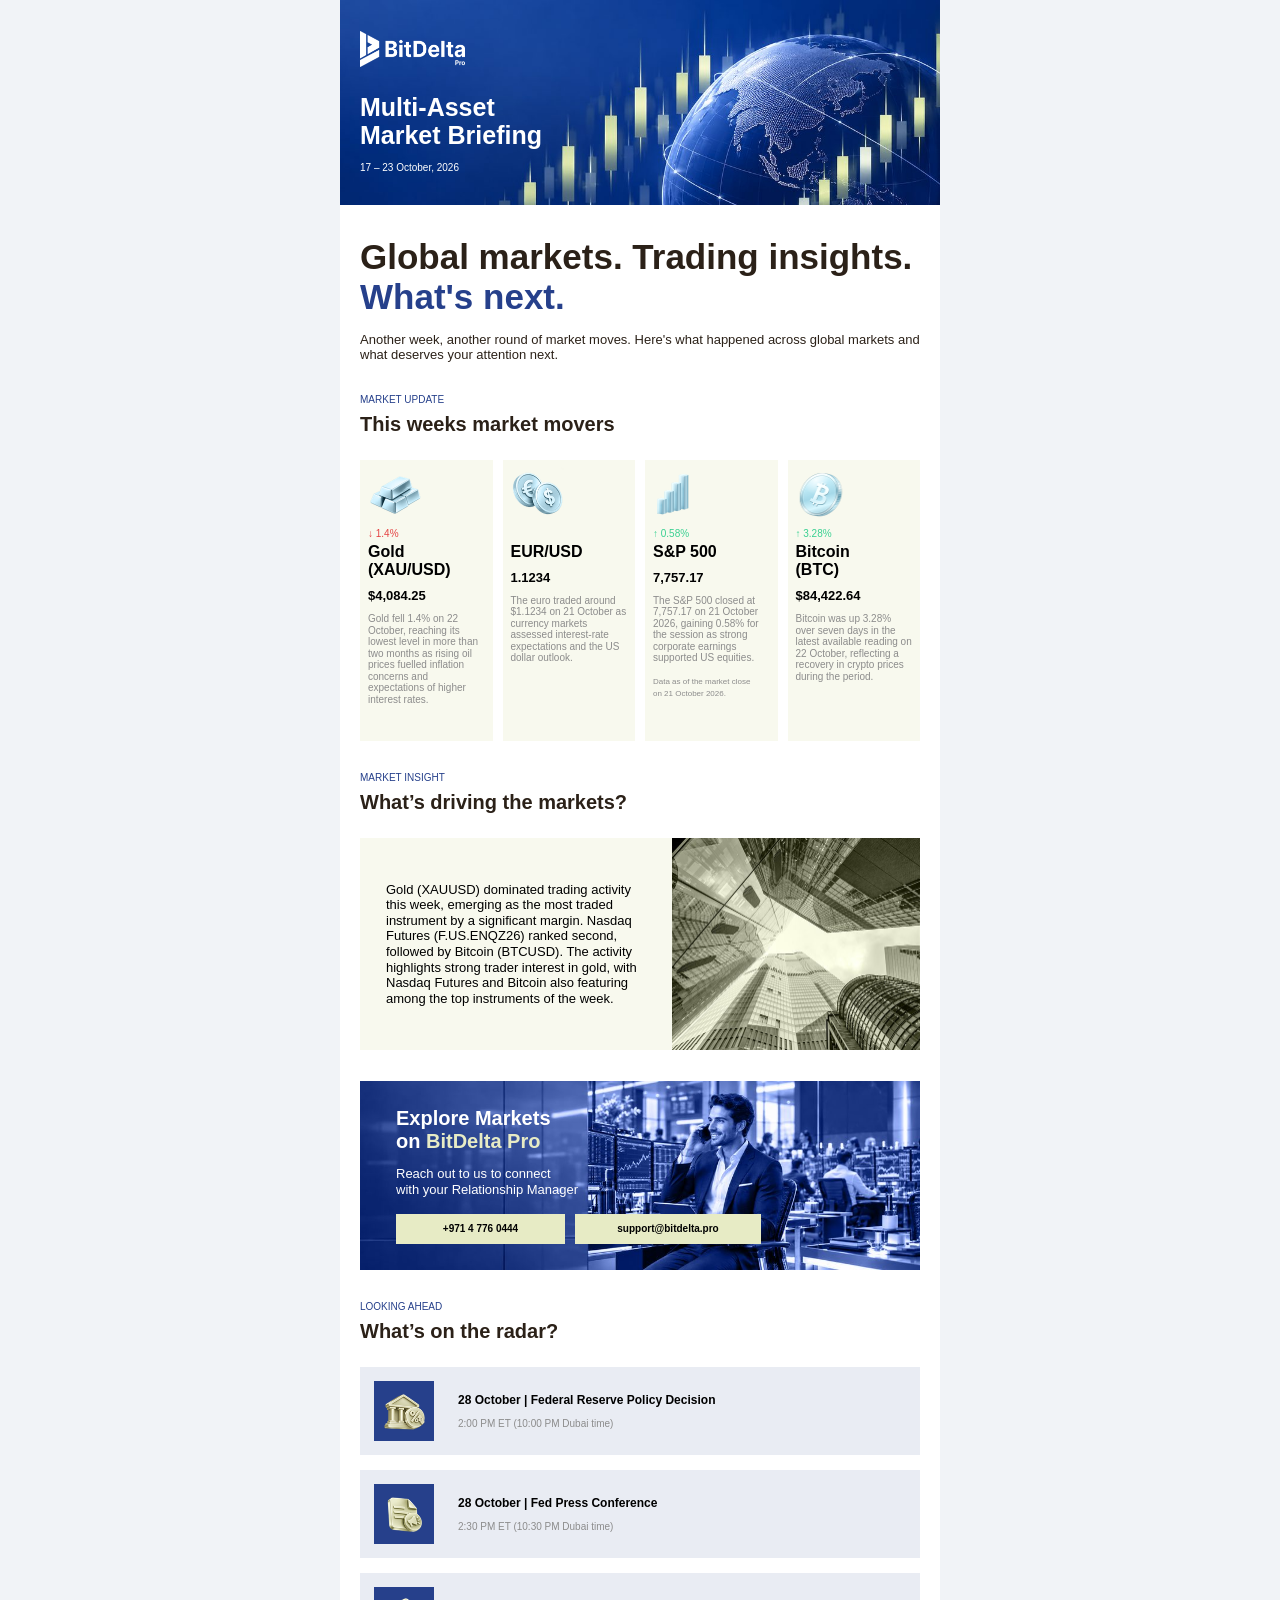
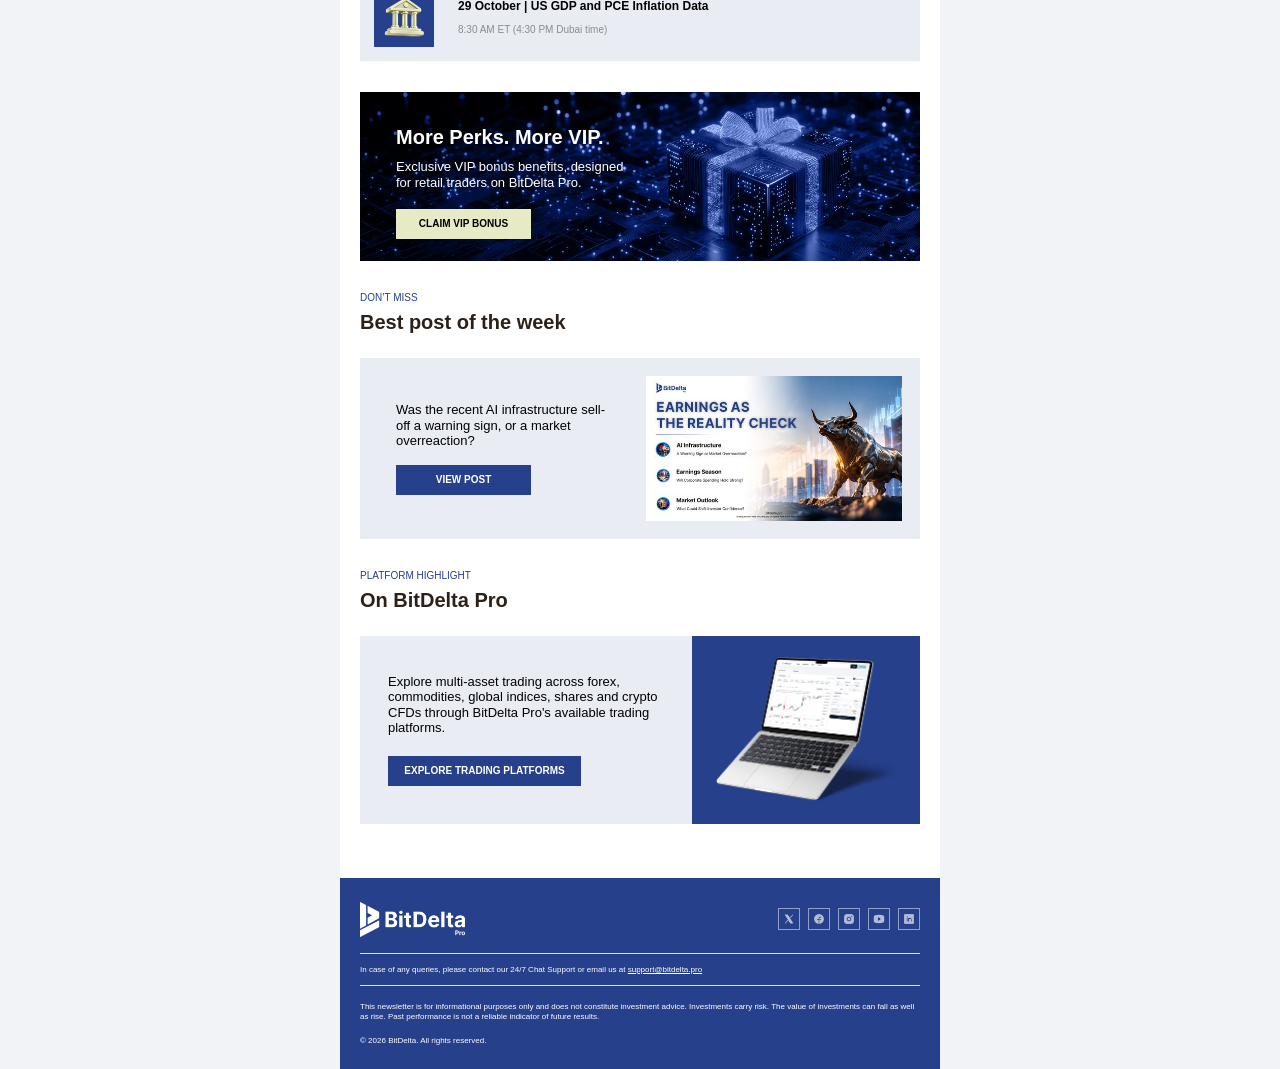
<file: index.html>
<!doctype html>
<html lang="en" xmlns:v="urn:schemas-microsoft-com:vml" xmlns:o="urn:schemas-microsoft-com:office:office">
<head><meta charset="utf-8"><meta name="viewport" content="width=device-width, initial-scale=1"><meta name="x-apple-disable-message-reformatting"><meta name="format-detection" content="telephone=no,address=no,email=no,date=no,url=no"><title>BitDelta Pro — Multi-Asset Market Briefing | 17–23 October 2026</title>
<!--[if mso]><xml><o:OfficeDocumentSettings><o:PixelsPerInch>96</o:PixelsPerInch></o:OfficeDocumentSettings></xml><![endif]-->
<style>
body{margin:0!important;padding:0!important;background:#f1f3f7;font-family:Inter,Arial,Helvetica,sans-serif;-webkit-text-size-adjust:100%;-ms-text-size-adjust:100%}table,td{mso-table-lspace:0pt;mso-table-rspace:0pt}td{font-family:Inter,Arial,Helvetica,sans-serif}img{border:0;outline:none;text-decoration:none;-ms-interpolation-mode:bicubic}a{color:inherit}a:focus-visible{outline:2px solid #38d091;outline-offset:3px}
@media screen and (max-width:520px){.container{width:100%!important}.gutter{padding-left:16px!important;padding-right:16px!important}.market-row{display:block!important}.market-card{display:inline-block!important;width:50%!important;box-sizing:border-box!important;vertical-align:top!important;margin-bottom:10px!important}.market-card>table{height:290px!important}.market-card td{height:auto!important}.stack{display:block!important;width:100%!important;box-sizing:border-box!important}.stack img{margin-left:auto!important;margin-right:auto!important}.stack[style*="padding:18px"]{padding:16px!important}.panel-pad{padding:24px!important}.banner-pad{padding:24px!important}.contact-button{display:block!important;padding:0 0 10px!important}.footer-logo,.footer-social{display:block!important;width:100%!important}.footer-social{padding-top:18px!important;text-align:left!important}.footer-social>table{margin-left:-8px!important}}
</style></head><body>
<table role="presentation" width="100%" border="0" cellspacing="0" cellpadding="0" bgcolor="#f1f3f7"><tr><td align="center">
<!--[if mso]><table role="presentation" width="600" align="center"><tr><td><![endif]-->
<table role="presentation" class="container" width="600" border="0" cellspacing="0" cellpadding="0" bgcolor="#ffffff" style="width:100%;max-width:600px;margin:0 auto;background:#ffffff;border-collapse:collapse"><tr><td background="assets/hero.jpg" bgcolor="#26408b" width="600" height="205" style="height:205px;background:#26408b url('assets/hero.jpg') center/cover no-repeat;color:#ffffff">
<!--[if gte mso 9]><v:rect xmlns:v="urn:schemas-microsoft-com:vml" fill="true" stroke="false" style="width:600px;height:205px"><v:fill type="frame" src="assets/hero.jpg" color="#26408b"/><v:textbox inset="0,0,0,0"><![endif]-->
<table role="presentation" width="100%" border="0" cellspacing="0" cellpadding="0" style="border-collapse:collapse;"><tr><td style="padding:20px"><a href="https://bitdelta.pro/" target="_blank" rel="noopener" style="color:inherit;text-decoration:none"><img src="assets/logo.png" width="105" alt="BitDelta Pro" border="0" style="display:block;width:105px;max-width:100%;height:auto;"></a><p style="margin:26px 0 12px;font-size:25px;line-height:1.15;font-weight:800;color:#ffffff">Multi-Asset<br>Market Briefing</p><p style="margin:0;font-size:10px;line-height:1.2;font-weight:500;color:#ffffff">17 – 23 October, 2026</p></td></tr></table>
<!--[if gte mso 9]></v:textbox></v:rect><![endif]--></td></tr><tr><td class="gutter" style="padding:32px 20px 0"><p style="margin:0;font-size:35px;line-height:1.15;font-weight:800;color:#2b2118">Global markets. Trading insights. <span style="color:#26408b">What's next.</span></p><p style="margin:14px 0 0;font-size:13px;line-height:1.2;font-weight:500;color:#2b2118">Another week, another round of market moves. Here's what happened across global markets and what deserves your attention next.</p></td></tr><tr><td class="gutter" style="padding:31px 20px 24px"><p style="margin:0;font-size:10px;line-height:1.2;font-weight:500;color:#26408b">MARKET UPDATE</p><p style="margin:7px 0 0;font-size:20px;line-height:1.15;font-weight:800;color:#2b2118">This weeks market movers</p></td></tr><tr><td style="padding:0 15px"><table role="presentation" width="100%" border="0" cellspacing="0" cellpadding="0" style="border-collapse:collapse;"><tr class="market-row"><td class="market-card" width="25%" valign="top" style="width:25%;padding:0 5px"><table role="presentation" width="100%" border="0" cellspacing="0" cellpadding="0" style="border-collapse:collapse;"><tr><td bgcolor="#f8f9ee" height="264" valign="top" style="background:#f8f9ee;padding:7px 8px 10px;height:264px"><img src="assets/gold.png" width="54" alt="Gold (XAU/USD)" border="0" style="display:block;width:54px;max-width:100%;height:auto;height:55px;"><p style="margin:6px 0 3px;font-size:10px;line-height:1.2;font-weight:500;color:#e44242">↓ 1.4%</p><p style="margin:0;font-size:16px;line-height:1.15;font-weight:700;color:#000000">Gold<br>(XAU/USD)</p><p style="margin:9px 0;font-size:13px;line-height:1.2;font-weight:700;color:#000000">$4,084.25</p><p style="margin:0;font-size:10px;line-height:1.15;font-weight:400;color:#8c8c8c">Gold fell 1.4% on 22 October, reaching its lowest level in more than two months as rising oil prices fuelled inflation concerns and expectations of higher interest rates.</p></td></tr></table></td><td class="market-card" width="25%" valign="top" style="width:25%;padding:0 5px"><table role="presentation" width="100%" border="0" cellspacing="0" cellpadding="0" style="border-collapse:collapse;"><tr><td bgcolor="#f8f9ee" height="264" valign="top" style="background:#f8f9ee;padding:7px 8px 10px;height:264px"><img src="assets/eur-usd.png" width="53" alt="EUR/USD" border="0" style="display:block;width:53px;max-width:100%;height:auto;height:55px;"><p style="margin:6px 0 3px;font-size:10px;line-height:1.2;font-weight:500;color:#38d091">&nbsp;</p><p style="margin:0;font-size:16px;line-height:1.15;font-weight:700;color:#000000">EUR/USD</p><p style="margin:9px 0;font-size:13px;line-height:1.2;font-weight:700;color:#000000">1.1234</p><p style="margin:0;font-size:10px;line-height:1.15;font-weight:400;color:#8c8c8c">The euro traded around $1.1234 on 21 October as currency markets assessed interest-rate expectations and the US dollar outlook.</p></td></tr></table></td><td class="market-card" width="25%" valign="top" style="width:25%;padding:0 5px"><table role="presentation" width="100%" border="0" cellspacing="0" cellpadding="0" style="border-collapse:collapse;"><tr><td bgcolor="#f8f9ee" height="264" valign="top" style="background:#f8f9ee;padding:7px 8px 10px;height:264px"><img src="assets/sp500.png" width="42" alt="S&amp;amp;P 500" border="0" style="display:block;width:42px;max-width:100%;height:auto;height:55px;"><p style="margin:6px 0 3px;font-size:10px;line-height:1.2;font-weight:500;color:#38d091">↑ 0.58%</p><p style="margin:0;font-size:16px;line-height:1.15;font-weight:700;color:#000000">S&amp;P 500</p><p style="margin:9px 0;font-size:13px;line-height:1.2;font-weight:700;color:#000000">7,757.17</p><p style="margin:0;font-size:10px;line-height:1.15;font-weight:400;color:#8c8c8c">The S&amp;P 500 closed at 7,757.17 on 21 October 2026, gaining 0.58% for the session as strong corporate earnings supported US equities.<br><br><span style="font-size:8px">Data as of the market close<br>on 21 October 2026.</span></p></td></tr></table></td><td class="market-card" width="25%" valign="top" style="width:25%;padding:0 5px"><table role="presentation" width="100%" border="0" cellspacing="0" cellpadding="0" style="border-collapse:collapse;"><tr><td bgcolor="#f8f9ee" height="264" valign="top" style="background:#f8f9ee;padding:7px 8px 10px;height:264px"><img src="assets/bitcoin.png" width="51" alt="Bitcoin (BTC)" border="0" style="display:block;width:51px;max-width:100%;height:auto;height:55px;"><p style="margin:6px 0 3px;font-size:10px;line-height:1.2;font-weight:500;color:#38d091">↑ 3.28%</p><p style="margin:0;font-size:16px;line-height:1.15;font-weight:700;color:#000000">Bitcoin<br>(BTC)</p><p style="margin:9px 0;font-size:13px;line-height:1.2;font-weight:700;color:#000000">$84,422.64</p><p style="margin:0;font-size:10px;line-height:1.15;font-weight:400;color:#8c8c8c">Bitcoin was up 3.28% over seven days in the latest available reading on 22 October, reflecting a recovery in crypto prices during the period.</p></td></tr></table></td></tr></table></td></tr><tr><td class="gutter" style="padding:31px 20px 24px"><p style="margin:0;font-size:10px;line-height:1.2;font-weight:500;color:#26408b">MARKET INSIGHT</p><p style="margin:7px 0 0;font-size:20px;line-height:1.15;font-weight:800;color:#2b2118">What’s driving the markets?</p></td></tr><tr><td class="gutter" style="padding:0 20px"><table role="presentation" width="100%" border="0" cellspacing="0" cellpadding="0" style="border-collapse:collapse;"><tr><td class="stack" width="312" valign="middle" bgcolor="#f8f9ee" style="width:312px;background:#f8f9ee"><table role="presentation" width="100%" border="0" cellspacing="0" cellpadding="0" style="border-collapse:collapse;"><tr><td class="panel-pad" style="padding:28px 26px"><p style="margin:0;font-size:13px;line-height:1.2;font-weight:500;color:#000000">Gold (XAUUSD) dominated trading activity this week, emerging as the most traded instrument by a significant margin. Nasdaq Futures (F.US.ENQZ26) ranked second, followed by Bitcoin (BTCUSD). The activity highlights strong trader interest in gold, with Nasdaq Futures and Bitcoin also featuring among the top instruments of the week.</p></td></tr></table></td><td class="stack" width="248" valign="middle" style="width:248px"><img src="assets/insight.jpg" width="248" alt="Upward view of financial district skyscrapers" border="0" style="display:block;width:248px;max-width:100%;height:auto;width:100%;"></td></tr></table></td></tr><tr><td class="gutter" style="padding:31px 20px 0"><table role="presentation" width="100%" border="0" cellspacing="0" cellpadding="0" style="border-collapse:collapse;"><tr><td background="assets/contact.jpg" bgcolor="#26408b" width="560" height="184" valign="top" style="background:#26408b url('assets/contact.jpg') center top/cover no-repeat;height:184px;color:#ffffff">
<!--[if gte mso 9]><v:rect xmlns:v="urn:schemas-microsoft-com:vml" fill="true" stroke="false" style="width:560px;height:184px;"><v:fill type="frame" src="assets/contact.jpg" color="#26408b"/><v:textbox inset="0,0,0,0"><![endif]-->
<table role="presentation" width="100%" border="0" cellspacing="0" cellpadding="0" style="border-collapse:collapse;"><tr><td class="banner-pad" style="padding:26px 36px"><p style="margin:0 0 13px;font-size:20px;line-height:1.15;font-weight:800;color:#ffffff">Explore Markets<br>on <span style="color:#e7ebc5">BitDelta Pro</span></p><p style="margin:0 0 17px;font-size:13px;line-height:1.2;font-weight:500;color:#ffffff">Reach out to us to connect<br>with your Relationship Manager</p><table role="presentation" width="auto" border="0" cellspacing="0" cellpadding="0" style="border-collapse:collapse;"><tr><td class="contact-button" style="padding:0 10px 0 0"><table role="presentation" border="0" cellspacing="0" cellpadding="0"><tr><td align="center" bgcolor="#e7ebc5" style="background:#e7ebc5;mso-padding-alt:9px 10px"><a href="tel:+97147760444" target="_blank" rel="noopener" style="display:inline-block;box-sizing:border-box;min-width:169px;padding:9px 10px;font-size:10px;line-height:12px;font-weight:600;text-align:center;color:#000000;text-decoration:none">+971 4 776 0444</a></td></tr></table></td><td class="contact-button"><table role="presentation" border="0" cellspacing="0" cellpadding="0"><tr><td align="center" bgcolor="#e7ebc5" style="background:#e7ebc5;mso-padding-alt:9px 10px"><a href="mailto:support@bitdelta.pro" target="_blank" rel="noopener" style="display:inline-block;box-sizing:border-box;min-width:186px;padding:9px 10px;font-size:10px;line-height:12px;font-weight:600;text-align:center;color:#000000;text-decoration:none">support@bitdelta.pro</a></td></tr></table></td></tr></table></td></tr></table>
<!--[if gte mso 9]></v:textbox></v:rect><![endif]--></td></tr></table></td></tr><tr><td class="gutter" style="padding:31px 20px 24px"><p style="margin:0;font-size:10px;line-height:1.2;font-weight:500;color:#26408b">LOOKING AHEAD</p><p style="margin:7px 0 0;font-size:20px;line-height:1.15;font-weight:800;color:#2b2118">What’s on the radar?</p></td></tr><tr><td class="gutter" style="padding:0 20px 15px"><table role="presentation" width="100%" border="0" cellspacing="0" cellpadding="0" style="border-collapse:collapse;"><tr><td bgcolor="#e9ecf3" style="background:#e9ecf3;padding:14px"><table role="presentation" width="100%" border="0" cellspacing="0" cellpadding="0" style="border-collapse:collapse;"><tr><td width="84" valign="middle" style="width:84px"><table role="presentation" width="60" border="0" cellspacing="0" cellpadding="0" style="border-collapse:collapse;"><tr><td align="center" valign="middle" bgcolor="#26408b" width="60" height="60" style="background:#26408b;width:60px;height:60px"><img src="assets/bank.png" width="47" alt="Federal Reserve Policy Decision" border="0" style="display:block;width:47px;max-width:100%;height:auto;"></td></tr></table></td><td valign="middle"><p style="margin:0;font-size:12px;line-height:1.2;font-weight:700;color:#000000">28 October | Federal Reserve Policy Decision</p><p style="margin:10px 0 0;font-size:10px;line-height:1.2;font-weight:400;color:#8c8c8c">2:00 PM ET (10:00 PM Dubai time)</p></td></tr></table></td></tr></table></td></tr><tr><td class="gutter" style="padding:0 20px 15px"><table role="presentation" width="100%" border="0" cellspacing="0" cellpadding="0" style="border-collapse:collapse;"><tr><td bgcolor="#e9ecf3" style="background:#e9ecf3;padding:14px"><table role="presentation" width="100%" border="0" cellspacing="0" cellpadding="0" style="border-collapse:collapse;"><tr><td width="84" valign="middle" style="width:84px"><table role="presentation" width="60" border="0" cellspacing="0" cellpadding="0" style="border-collapse:collapse;"><tr><td align="center" valign="middle" bgcolor="#26408b" width="60" height="60" style="background:#26408b;width:60px;height:60px"><img src="assets/fed-press.png" width="41" alt="Fed Press Conference" border="0" style="display:block;width:41px;max-width:100%;height:auto;"></td></tr></table></td><td valign="middle"><p style="margin:0;font-size:12px;line-height:1.2;font-weight:700;color:#000000">28 October | Fed Press Conference</p><p style="margin:10px 0 0;font-size:10px;line-height:1.2;font-weight:400;color:#8c8c8c">2:30 PM ET (10:30 PM Dubai time)</p></td></tr></table></td></tr></table></td></tr><tr><td class="gutter" style="padding:0 20px 0"><table role="presentation" width="100%" border="0" cellspacing="0" cellpadding="0" style="border-collapse:collapse;"><tr><td bgcolor="#e9ecf3" style="background:#e9ecf3;padding:14px"><table role="presentation" width="100%" border="0" cellspacing="0" cellpadding="0" style="border-collapse:collapse;"><tr><td width="84" valign="middle" style="width:84px"><table role="presentation" width="60" border="0" cellspacing="0" cellpadding="0" style="border-collapse:collapse;"><tr><td align="center" valign="middle" bgcolor="#26408b" width="60" height="60" style="background:#26408b;width:60px;height:60px"><img src="assets/gdp.png" width="41" alt="US GDP and PCE Inflation Data" border="0" style="display:block;width:41px;max-width:100%;height:auto;"></td></tr></table></td><td valign="middle"><p style="margin:0;font-size:12px;line-height:1.2;font-weight:700;color:#000000">29 October | US GDP and PCE Inflation Data</p><p style="margin:10px 0 0;font-size:10px;line-height:1.2;font-weight:400;color:#8c8c8c">8:30 AM ET (4:30 PM Dubai time)</p></td></tr></table></td></tr></table></td></tr><tr><td class="gutter" style="padding:31px 20px 0"><table role="presentation" width="100%" border="0" cellspacing="0" cellpadding="0" style="border-collapse:collapse;"><tr><td background="assets/vip.jpg" bgcolor="#26408b" width="560" height="169" valign="top" style="background:#26408b url('assets/vip.jpg') center top/cover no-repeat;height:169px;color:#ffffff">
<!--[if gte mso 9]><v:rect xmlns:v="urn:schemas-microsoft-com:vml" fill="true" stroke="false" style="width:560px;height:169px;"><v:fill type="frame" src="assets/vip.jpg" color="#26408b"/><v:textbox inset="0,0,0,0"><![endif]-->
<table role="presentation" width="100%" border="0" cellspacing="0" cellpadding="0" style="border-collapse:collapse;"><tr><td class="banner-pad" style="padding:33px 36px 18px"><p style="margin:0 0 10px;font-size:20px;line-height:1.2;font-weight:800;color:#ffffff">More Perks. More VIP.</p><p style="margin:0 0 18px;font-size:13px;line-height:1.2;font-weight:500;color:#ffffff">Exclusive VIP bonus benefits, designed<br>for retail traders on BitDelta Pro.</p><table role="presentation" border="0" cellspacing="0" cellpadding="0"><tr><td align="center" bgcolor="#e7ebc5" style="background:#e7ebc5;mso-padding-alt:9px 10px"><a href="https://bitdelta.pro/accounts/" target="_blank" rel="noopener" style="display:inline-block;box-sizing:border-box;min-width:135px;padding:9px 10px;font-size:10px;line-height:12px;font-weight:600;text-align:center;color:#000000;text-decoration:none">CLAIM VIP BONUS</a></td></tr></table></td></tr></table>
<!--[if gte mso 9]></v:textbox></v:rect><![endif]--></td></tr></table></td></tr><tr><td class="gutter" style="padding:31px 20px 24px"><p style="margin:0;font-size:10px;line-height:1.2;font-weight:500;color:#26408b">DON’T MISS</p><p style="margin:7px 0 0;font-size:20px;line-height:1.15;font-weight:800;color:#2b2118">Best post of the week</p></td></tr><tr><td class="gutter" style="padding:0 20px"><table role="presentation" width="100%" border="0" cellspacing="0" cellpadding="0" style="border-collapse:collapse;"><tr><td class="stack" width="290" bgcolor="#e9ecf3" valign="middle" style="width:290px;background:#e9ecf3"><table role="presentation" width="100%" border="0" cellspacing="0" cellpadding="0" style="border-collapse:collapse;"><tr><td class="panel-pad" style="padding:30px 36px"><p style="margin:0 0 16px;font-size:13px;line-height:1.2;font-weight:500;color:#000000">Was the recent AI infrastructure sell-off a warning sign, or a market overreaction?</p><table role="presentation" border="0" cellspacing="0" cellpadding="0"><tr><td align="center" bgcolor="#26408b" style="background:#26408b;mso-padding-alt:9px 10px"><a href="https://www.linkedin.com/feed/update/urn:li:activity:7518268314054455296" target="_blank" rel="noopener" style="display:inline-block;box-sizing:border-box;min-width:135px;padding:9px 10px;font-size:10px;line-height:12px;font-weight:600;text-align:center;color:#ffffff;text-decoration:none">VIEW POST</a></td></tr></table></td></tr></table></td><td class="stack" width="270" bgcolor="#e9ecf3" valign="middle" style="width:270px;background:#e9ecf3;padding:18px 18px 18px 0"><img src="assets/post.jpg" width="252" alt="Earnings as the reality check — AI infrastructure, earnings season and market outlook" border="0" style="display:block;width:252px;max-width:100%;height:auto;width:100%;"></td></tr></table></td></tr><tr><td class="gutter" style="padding:31px 20px 24px"><p style="margin:0;font-size:10px;line-height:1.2;font-weight:500;color:#26408b">PLATFORM HIGHLIGHT</p><p style="margin:7px 0 0;font-size:20px;line-height:1.15;font-weight:800;color:#2b2118">On BitDelta Pro</p></td></tr><tr><td class="gutter" style="padding:0 20px"><table role="presentation" width="100%" border="0" cellspacing="0" cellpadding="0" style="border-collapse:collapse;"><tr><td class="stack" width="332" bgcolor="#e9ecf3" valign="middle" style="width:332px;background:#e9ecf3"><table role="presentation" width="100%" border="0" cellspacing="0" cellpadding="0" style="border-collapse:collapse;"><tr><td class="panel-pad" style="padding:30px 28px"><p style="margin:0 0 20px;font-size:13px;line-height:1.2;font-weight:500;color:#000000">Explore multi-asset trading across forex, commodities, global indices, shares and crypto CFDs through BitDelta Pro's available trading platforms.</p><table role="presentation" border="0" cellspacing="0" cellpadding="0"><tr><td align="center" bgcolor="#26408b" style="background:#26408b;mso-padding-alt:9px 10px"><a href="https://bitdelta.pro/platforms/" target="_blank" rel="noopener" style="display:inline-block;box-sizing:border-box;min-width:193px;padding:9px 10px;font-size:10px;line-height:12px;font-weight:600;text-align:center;color:#ffffff;text-decoration:none">EXPLORE TRADING PLATFORMS</a></td></tr></table></td></tr></table></td><td class="stack" width="228" bgcolor="#26408b" valign="middle" style="width:228px;background:#26408b"><img src="assets/laptop.png" width="228" alt="BitDelta Pro trading platform displayed on a laptop" border="0" style="display:block;width:228px;max-width:100%;height:auto;width:100%;"></td></tr></table></td></tr><tr><td style="padding-top:54px"><table role="presentation" width="100%" border="0" cellspacing="0" cellpadding="0" style="border-collapse:collapse;"><tr><td class="gutter" bgcolor="#26408b" style="padding:24px 20px;background:#26408b;color:#ffffff"><table role="presentation" width="100%" border="0" cellspacing="0" cellpadding="0" style="border-collapse:collapse;"><tr><td class="footer-logo" valign="middle"><a href="https://bitdelta.pro/" target="_blank" rel="noopener" style="color:inherit;text-decoration:none"><img src="assets/footer-logo.png" width="105" alt="BitDelta Pro" border="0" style="display:block;width:105px;max-width:100%;height:auto;"></a></td><td class="footer-social" align="right" valign="middle"><table role="presentation" width="auto" border="0" cellspacing="0" cellpadding="0" style="border-collapse:collapse;"><tr><td style="padding-left:8px"><table role="presentation" width="22" border="0" cellspacing="0" cellpadding="0" style="border-collapse:collapse;"><tr><td align="center" width="20" height="20" style="width:20px;height:20px;border:1px solid #93a0c5;border-radius:3px"><a href="https://x.com/bitdeltapro" target="_blank" rel="noopener" style="color:inherit;text-decoration:none"><img src="assets/x.png" width="12" alt="X" border="0" style="display:block;width:12px;max-width:100%;height:auto;opacity:.65;"></a></td></tr></table></td><td style="padding-left:8px"><table role="presentation" width="22" border="0" cellspacing="0" cellpadding="0" style="border-collapse:collapse;"><tr><td align="center" width="20" height="20" style="width:20px;height:20px;border:1px solid #93a0c5;border-radius:3px"><a href="https://www.facebook.com/bitdeltapro/" target="_blank" rel="noopener" style="color:inherit;text-decoration:none"><img src="assets/facebook.png" width="12" alt="Facebook" border="0" style="display:block;width:12px;max-width:100%;height:auto;opacity:.65;"></a></td></tr></table></td><td style="padding-left:8px"><table role="presentation" width="22" border="0" cellspacing="0" cellpadding="0" style="border-collapse:collapse;"><tr><td align="center" width="20" height="20" style="width:20px;height:20px;border:1px solid #93a0c5;border-radius:3px"><a href="https://www.instagram.com/bitdeltapro/" target="_blank" rel="noopener" style="color:inherit;text-decoration:none"><img src="assets/instagram.png" width="12" alt="Instagram" border="0" style="display:block;width:12px;max-width:100%;height:auto;opacity:.65;"></a></td></tr></table></td><td style="padding-left:8px"><table role="presentation" width="22" border="0" cellspacing="0" cellpadding="0" style="border-collapse:collapse;"><tr><td align="center" width="20" height="20" style="width:20px;height:20px;border:1px solid #93a0c5;border-radius:3px"><a href="https://www.youtube.com/@BitDelta_Pro" target="_blank" rel="noopener" style="color:inherit;text-decoration:none"><img src="assets/youtube.png" width="12" alt="YouTube" border="0" style="display:block;width:12px;max-width:100%;height:auto;opacity:.65;"></a></td></tr></table></td><td style="padding-left:8px"><table role="presentation" width="22" border="0" cellspacing="0" cellpadding="0" style="border-collapse:collapse;"><tr><td align="center" width="20" height="20" style="width:20px;height:20px;border:1px solid #93a0c5;border-radius:3px"><a href="https://www.linkedin.com/company/bitdeltapro/" target="_blank" rel="noopener" style="color:inherit;text-decoration:none"><img src="assets/linkedin.png" width="12" alt="LinkedIn" border="0" style="display:block;width:12px;max-width:100%;height:auto;opacity:.65;"></a></td></tr></table></td></tr></table></td></tr></table><img src="assets/divider.png" width="560" alt="" border="0" style="display:block;width:560px;max-width:100%;height:auto;margin:16px 0 11px;width:100%;height:1px;"><p style="margin:0;font-size:8px;line-height:1.2;font-weight:500;color:#ffffff">In case of any queries, please contact our 24/7 Chat Support or email us at <a href="mailto:support@bitdelta.pro" style="color:#ffffff;text-decoration:underline">support@bitdelta.pro</a></p><img src="assets/divider.png" width="560" alt="" border="0" style="display:block;width:560px;max-width:100%;height:auto;margin:11px 0 16px;width:100%;height:1px;"><p style="margin:0 0 14px;font-size:8px;line-height:1.2;font-weight:500;color:#ffffff">This newsletter is for informational purposes only and does not constitute investment advice. Investments carry risk. The value of investments can fall as well as rise. Past performance is not a reliable indicator of future results.</p><p style="margin:0;font-size:8px;line-height:1.2;font-weight:500;color:#ffffff">© 2026 BitDelta. All rights reserved.</p></td></tr></table></td></tr></table>
<!--[if mso]></td></tr></table><![endif]-->
</td></tr></table></body></html>
</file>
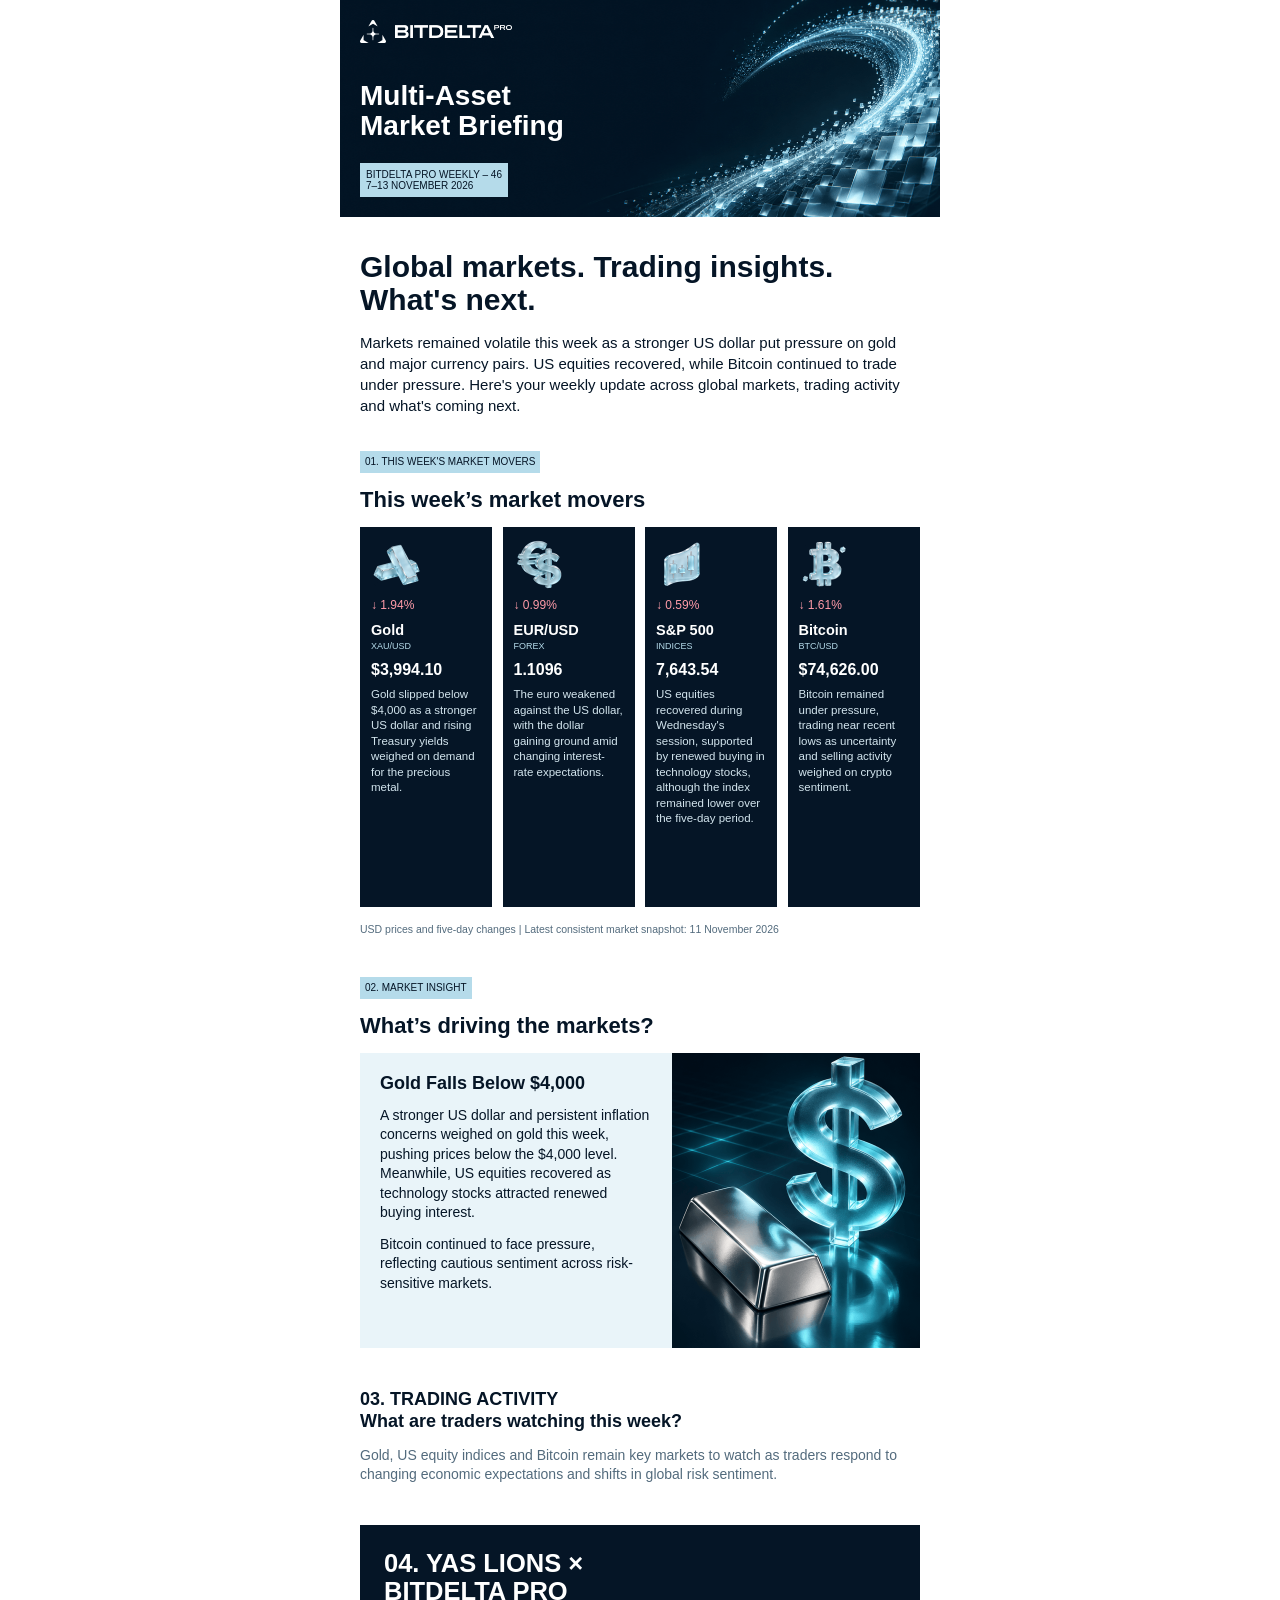
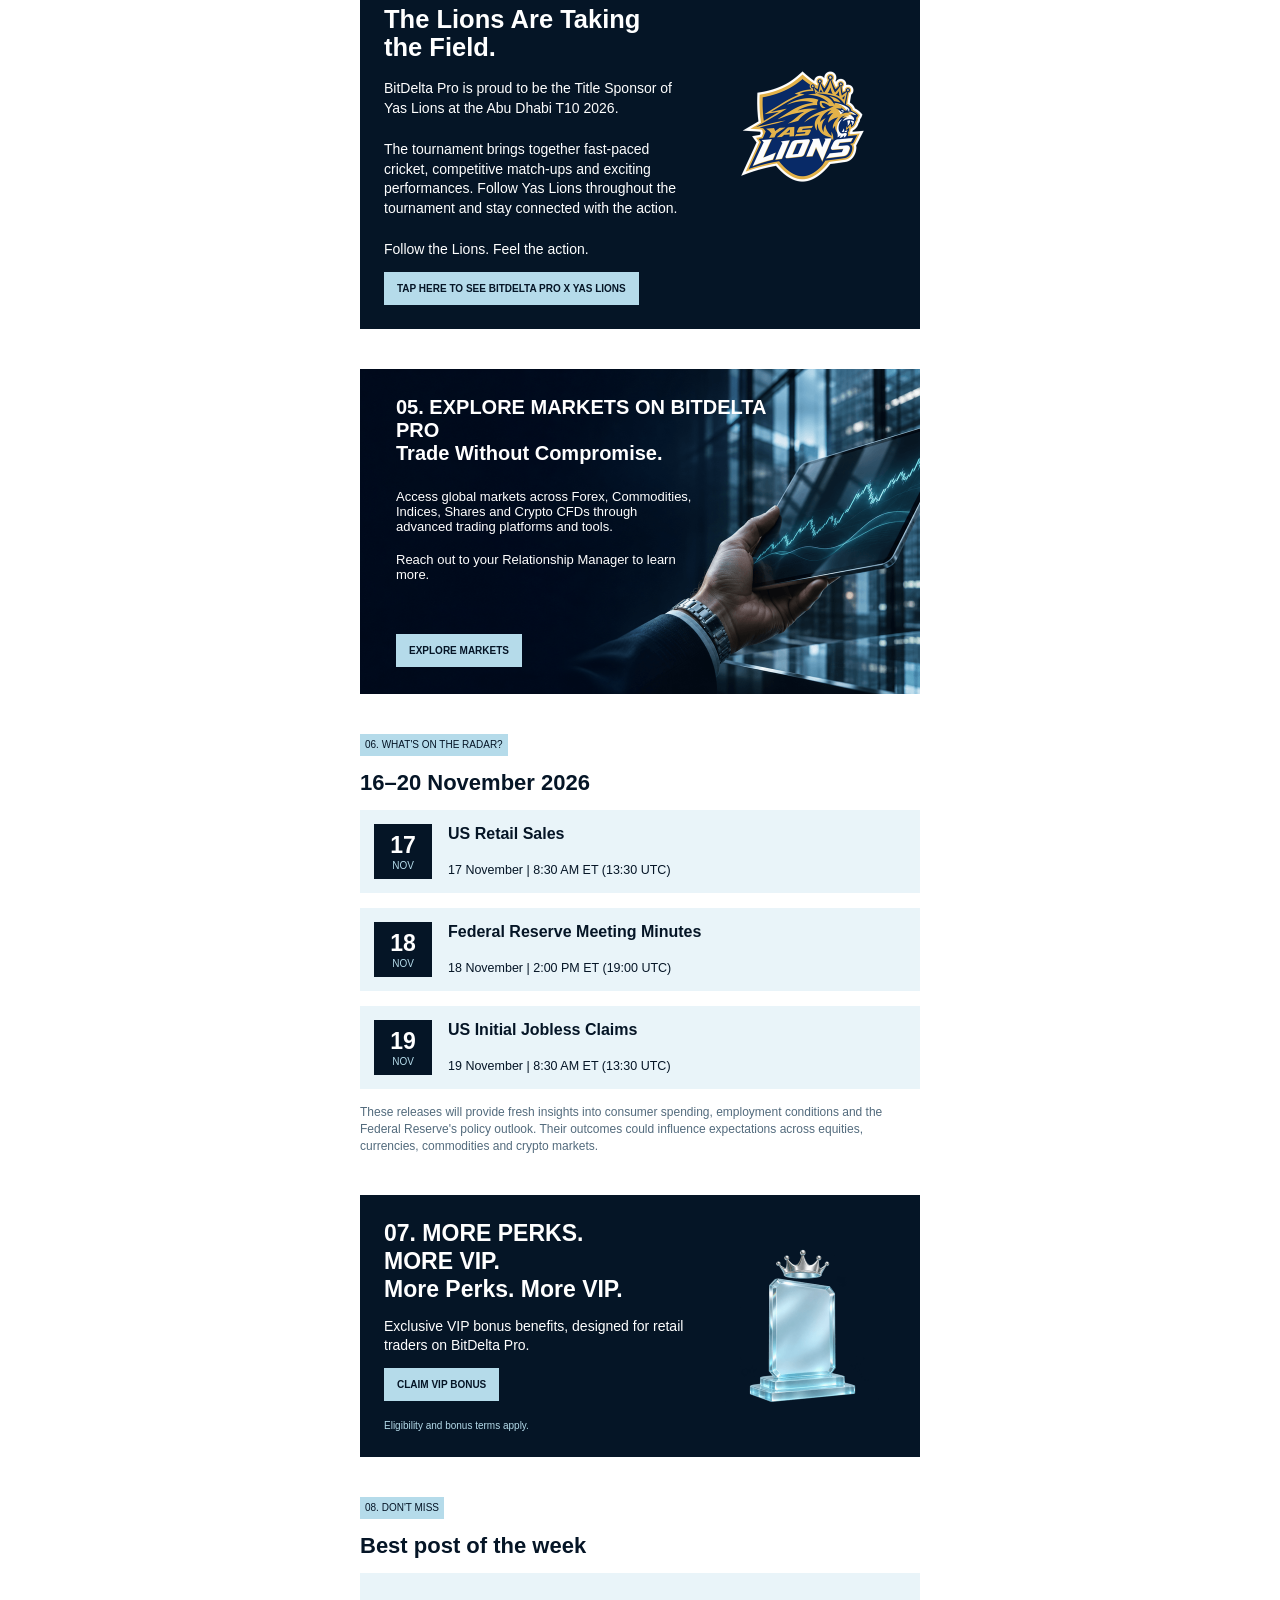
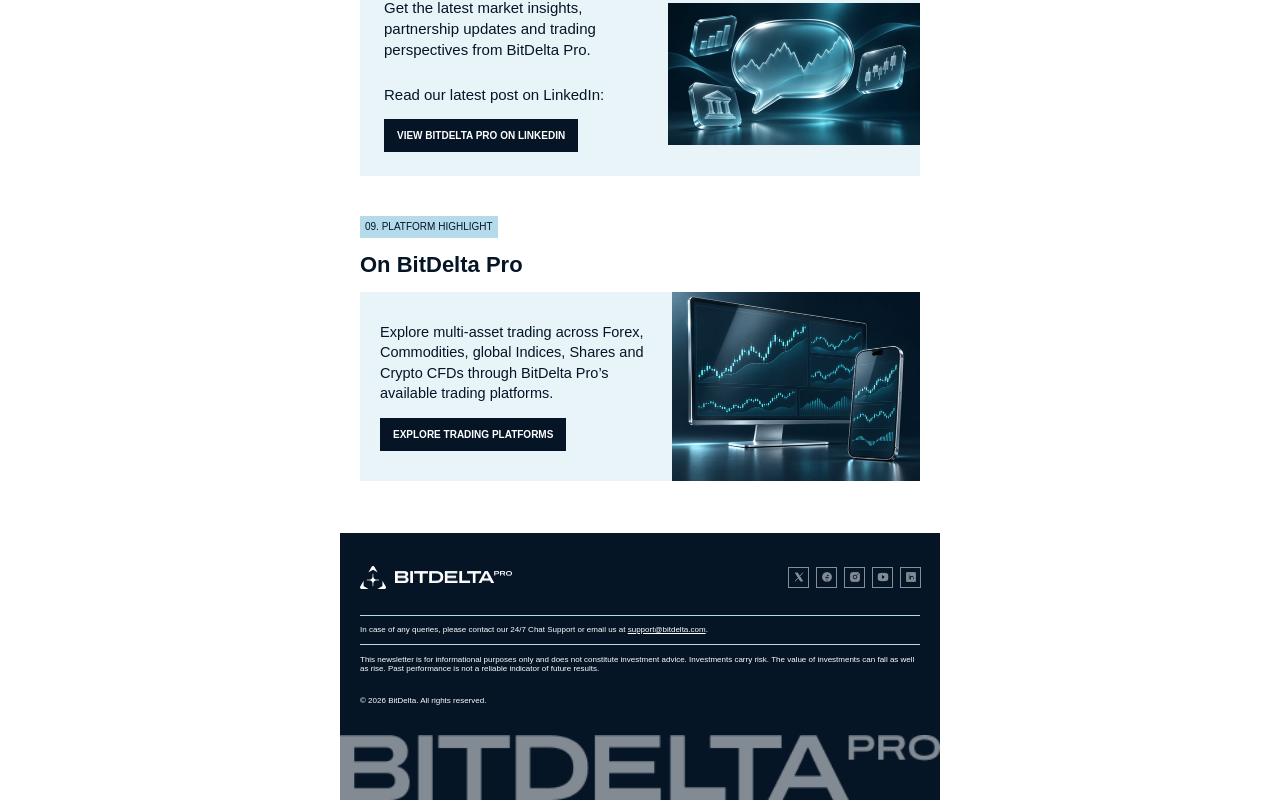
<file: pro-newsletter-2026-11-13/preview-local.html>
<!doctype html>
<html lang="en" xmlns:v="urn:schemas-microsoft-com:vml" xmlns:o="urn:schemas-microsoft-com:office:office"><head><meta charset="utf-8"><meta name="viewport" content="width=device-width,initial-scale=1"><meta name="x-apple-disable-message-reformatting"><title>BitDelta Pro Weekly | Gold Falls Below $4,000</title><style>body{margin:0;padding:0;background:#ffffff;color:#051526;font-family:Archivo,Arial,Helvetica,sans-serif}table{border-collapse:collapse;table-layout:fixed}td{box-sizing:border-box}a{color:inherit}img{border:0}.shell{width:600px;max-width:600px}.preheader{display:none;max-height:0;overflow:hidden} @media screen and (max-width:480px){.shell{width:100%;max-width:600px}.stack{display:block;width:100%}.gutter{display:block;width:100%;height:18px}.market-pair{display:block;width:100%}.pair-gap{display:block;width:100%;height:12px}.market-card{height:380px}.image-cell img{width:100%;height:auto;margin:0 auto}.emblem-cell img{width:187px;max-width:187px}.image-cell{padding-bottom:20px}.footercol{display:block;width:100%}.footergap{display:block;width:100%;height:18px}.banner-copy{padding-left:20px;padding-right:20px;background-color:rgba(5,21,38,0.72)}.banner-text{width:100%}}</style><!--[if mso]><style>body,table,td,p,a{font-family:Arial,Helvetica,sans-serif !important}</style><xml><o:OfficeDocumentSettings><o:PixelsPerInch>96</o:PixelsPerInch></o:OfficeDocumentSettings></xml><![endif]--></head><body><div class="preheader" style="display:none;max-height:0;overflow:hidden;mso-hide:all">Dollar strength, market movements, Yas Lions and next week's key economic events.</div><table role="presentation" border="0" cellpadding="0" cellspacing="0" width="100%" ><tr><td align="center"><table role="presentation" border="0" cellpadding="0" cellspacing="0" width="600" class="shell" style="max-width:600px;background:#ffffff;text-align:left"><tr><td class="" bgcolor="#051526" background="assets/hero-v2.png" height="205" style="background-image:url('assets/hero-v2.png');background-size:cover;background-position:center"><!--[if gte mso 9]><v:rect xmlns:v="urn:schemas-microsoft-com:vml" fill="true" stroke="false" style="width:600px;height:205px;"><v:fill type="frame" src="assets/hero-v2.png" color="#051526"/><v:textbox inset="0,0,0,0"><![endif]--><table role="presentation" border="0" cellpadding="0" cellspacing="0" width="100%" ><tr><td style="padding:20px;color:#ffffff"><a href="https://bitdelta.pro/" target="_blank"><table role="presentation" border="0" cellpadding="0" cellspacing="0" width="100%" style="width:152px"><tr><td width="26"><img src="assets/Layer1.png" width="26" height="23" alt="" style="display:block;border:0;outline:none;text-decoration:none;max-width:100%;height:auto;"></td><td width="9"></td><td><img src="assets/Group2147264428.png" width="117" height="13" alt="BitDelta Pro" style="display:block;border:0;outline:none;text-decoration:none;max-width:100%;height:auto;"></td></tr></table></a><table role="presentation" border="0" cellpadding="0" cellspacing="0" width="100%" ><tr><td height="38" style="height:38px;font-size:0;line-height:0">&nbsp;</td></tr></table><h1 style="margin:0;font-size:28px;line-height:30px;font-weight:800">Multi-Asset<br>Market Briefing</h1><table role="presentation" border="0" cellpadding="0" cellspacing="0" width="100%" ><tr><td height="22" style="height:22px;font-size:0;line-height:0">&nbsp;</td></tr></table><span style="display:inline-block;background:#b5dbea;color:#051526;padding:6px;font-size:10px;line-height:11px">BITDELTA PRO WEEKLY – 46<br>7–13 NOVEMBER 2026</span></td></tr></table><!--[if gte mso 9]></v:textbox></v:rect><![endif]--></td></tr><tr><td style="padding:33px 20px 15px"><h2 style="margin:0;font-size:30px;line-height:33px;font-weight:800;">Global markets. Trading insights.<br>What's next.</h2><table role="presentation" border="0" cellpadding="0" cellspacing="0" width="100%" ><tr><td height="16" style="height:16px;font-size:0;line-height:0">&nbsp;</td></tr></table><p style="margin:0;font-size:15px;line-height:21px;">Markets remained volatile this week as a stronger US dollar put pressure on gold and major currency pairs. US equities recovered, while Bitcoin continued to trade under pressure. Here's your weekly update across global markets, trading activity and what's coming next.</p></td></tr><tr><td style="padding:20px"><span style="display:inline-block;background:#b5dbea;color:#051526;padding:5px;font-size:10px;line-height:12px">01. THIS WEEK'S MARKET MOVERS</span><table role="presentation" border="0" cellpadding="0" cellspacing="0" width="100%" ><tr><td height="15" style="height:15px;font-size:0;line-height:0">&nbsp;</td></tr></table><h2 style="margin:0;font-size:22px;line-height:24.200000000000003px;font-weight:800;">This week’s market movers</h2><table role="presentation" border="0" cellpadding="0" cellspacing="0" width="100%" ><tr><td height="15" style="height:15px;font-size:0;line-height:0">&nbsp;</td></tr></table><table role="presentation" border="0" cellpadding="0" cellspacing="0" width="100%" ><tr><td class="market-pair" width="275" valign="top"><table role="presentation" border="0" cellpadding="0" cellspacing="0" width="100%" ><tr><td class="market-card" width="132" height="380" valign="top" bgcolor="#051526" style="padding:11px;color:#ffffff"><img src="assets/gold-v2.png" width="52" height="52" alt="Gold glass illustration" style="display:block;border:0;outline:none;text-decoration:none;max-width:100%;height:auto;"><table role="presentation" border="0" cellpadding="0" cellspacing="0" width="100%" ><tr><td height="8" style="height:8px;font-size:0;line-height:0">&nbsp;</td></tr></table><p style="margin:0;font-size:12px;line-height:16.799999999999997px;line-height:15px;color:#ff9ba8">↓ 1.94%</p><table role="presentation" border="0" cellpadding="0" cellspacing="0" width="100%" ><tr><td height="8" style="height:8px;font-size:0;line-height:0">&nbsp;</td></tr></table><p style="margin:0;font-size:14.5px;line-height:20.299999999999997px;line-height:18px;font-weight:600">Gold</p><table role="presentation" border="0" cellpadding="0" cellspacing="0" width="100%" ><tr><td height="2" style="height:2px;font-size:0;line-height:0">&nbsp;</td></tr></table><p style="margin:0;font-size:9px;line-height:12.6px;line-height:11px;color:#b5dbea">XAU/USD</p><table role="presentation" border="0" cellpadding="0" cellspacing="0" width="100%" ><tr><td height="8" style="height:8px;font-size:0;line-height:0">&nbsp;</td></tr></table><p style="margin:0;font-size:16px;line-height:22.4px;line-height:19px;font-weight:600">$3,994.10</p><table role="presentation" border="0" cellpadding="0" cellspacing="0" width="100%" ><tr><td height="8" style="height:8px;font-size:0;line-height:0">&nbsp;</td></tr></table><p style="margin:0;font-size:11.5px;line-height:16.099999999999998px;line-height:15.5px;color:#d3e5ee">Gold slipped below $4,000 as a stronger US dollar and rising Treasury yields weighed on demand for the precious metal.</p></td><td width="10"></td><td class="market-card" width="132" height="380" valign="top" bgcolor="#051526" style="padding:11px;color:#ffffff"><img src="assets/eur-usd-v2.png" width="52" height="52" alt="EUR/USD glass illustration" style="display:block;border:0;outline:none;text-decoration:none;max-width:100%;height:auto;"><table role="presentation" border="0" cellpadding="0" cellspacing="0" width="100%" ><tr><td height="8" style="height:8px;font-size:0;line-height:0">&nbsp;</td></tr></table><p style="margin:0;font-size:12px;line-height:16.799999999999997px;line-height:15px;color:#ff9ba8">↓ 0.99%</p><table role="presentation" border="0" cellpadding="0" cellspacing="0" width="100%" ><tr><td height="8" style="height:8px;font-size:0;line-height:0">&nbsp;</td></tr></table><p style="margin:0;font-size:14.5px;line-height:20.299999999999997px;line-height:18px;font-weight:600">EUR/USD</p><table role="presentation" border="0" cellpadding="0" cellspacing="0" width="100%" ><tr><td height="2" style="height:2px;font-size:0;line-height:0">&nbsp;</td></tr></table><p style="margin:0;font-size:9px;line-height:12.6px;line-height:11px;color:#b5dbea">FOREX</p><table role="presentation" border="0" cellpadding="0" cellspacing="0" width="100%" ><tr><td height="8" style="height:8px;font-size:0;line-height:0">&nbsp;</td></tr></table><p style="margin:0;font-size:16px;line-height:22.4px;line-height:19px;font-weight:600">1.1096</p><table role="presentation" border="0" cellpadding="0" cellspacing="0" width="100%" ><tr><td height="8" style="height:8px;font-size:0;line-height:0">&nbsp;</td></tr></table><p style="margin:0;font-size:11.5px;line-height:16.099999999999998px;line-height:15.5px;color:#d3e5ee">The euro weakened against the US dollar, with the dollar gaining ground amid changing interest-rate expectations.</p></td></tr></table></td><td class="pair-gap" width="10"></td><td class="market-pair" width="275" valign="top"><table role="presentation" border="0" cellpadding="0" cellspacing="0" width="100%" ><tr><td class="market-card" width="132" height="380" valign="top" bgcolor="#051526" style="padding:11px;color:#ffffff"><img src="assets/sp500-v2.png" width="52" height="52" alt="S&amp;P 500 glass illustration" style="display:block;border:0;outline:none;text-decoration:none;max-width:100%;height:auto;"><table role="presentation" border="0" cellpadding="0" cellspacing="0" width="100%" ><tr><td height="8" style="height:8px;font-size:0;line-height:0">&nbsp;</td></tr></table><p style="margin:0;font-size:12px;line-height:16.799999999999997px;line-height:15px;color:#ff9ba8">↓ 0.59%</p><table role="presentation" border="0" cellpadding="0" cellspacing="0" width="100%" ><tr><td height="8" style="height:8px;font-size:0;line-height:0">&nbsp;</td></tr></table><p style="margin:0;font-size:14.5px;line-height:20.299999999999997px;line-height:18px;font-weight:600">S&amp;P 500</p><table role="presentation" border="0" cellpadding="0" cellspacing="0" width="100%" ><tr><td height="2" style="height:2px;font-size:0;line-height:0">&nbsp;</td></tr></table><p style="margin:0;font-size:9px;line-height:12.6px;line-height:11px;color:#b5dbea">INDICES</p><table role="presentation" border="0" cellpadding="0" cellspacing="0" width="100%" ><tr><td height="8" style="height:8px;font-size:0;line-height:0">&nbsp;</td></tr></table><p style="margin:0;font-size:16px;line-height:22.4px;line-height:19px;font-weight:600">7,643.54</p><table role="presentation" border="0" cellpadding="0" cellspacing="0" width="100%" ><tr><td height="8" style="height:8px;font-size:0;line-height:0">&nbsp;</td></tr></table><p style="margin:0;font-size:11.5px;line-height:16.099999999999998px;line-height:15.5px;color:#d3e5ee">US equities recovered during Wednesday's session, supported by renewed buying in technology stocks, although the index remained lower over the five-day period.</p></td><td width="10"></td><td class="market-card" width="132" height="380" valign="top" bgcolor="#051526" style="padding:11px;color:#ffffff"><img src="assets/bitcoin-v2.png" width="52" height="52" alt="Bitcoin glass illustration" style="display:block;border:0;outline:none;text-decoration:none;max-width:100%;height:auto;"><table role="presentation" border="0" cellpadding="0" cellspacing="0" width="100%" ><tr><td height="8" style="height:8px;font-size:0;line-height:0">&nbsp;</td></tr></table><p style="margin:0;font-size:12px;line-height:16.799999999999997px;line-height:15px;color:#ff9ba8">↓ 1.61%</p><table role="presentation" border="0" cellpadding="0" cellspacing="0" width="100%" ><tr><td height="8" style="height:8px;font-size:0;line-height:0">&nbsp;</td></tr></table><p style="margin:0;font-size:14.5px;line-height:20.299999999999997px;line-height:18px;font-weight:600">Bitcoin</p><table role="presentation" border="0" cellpadding="0" cellspacing="0" width="100%" ><tr><td height="2" style="height:2px;font-size:0;line-height:0">&nbsp;</td></tr></table><p style="margin:0;font-size:9px;line-height:12.6px;line-height:11px;color:#b5dbea">BTC/USD</p><table role="presentation" border="0" cellpadding="0" cellspacing="0" width="100%" ><tr><td height="8" style="height:8px;font-size:0;line-height:0">&nbsp;</td></tr></table><p style="margin:0;font-size:16px;line-height:22.4px;line-height:19px;font-weight:600">$74,626.00</p><table role="presentation" border="0" cellpadding="0" cellspacing="0" width="100%" ><tr><td height="8" style="height:8px;font-size:0;line-height:0">&nbsp;</td></tr></table><p style="margin:0;font-size:11.5px;line-height:16.099999999999998px;line-height:15.5px;color:#d3e5ee">Bitcoin remained under pressure, trading near recent lows as uncertainty and selling activity weighed on crypto sentiment.</p></td></tr></table></td></tr></table><table role="presentation" border="0" cellpadding="0" cellspacing="0" width="100%" ><tr><td height="15" style="height:15px;font-size:0;line-height:0">&nbsp;</td></tr></table><p style="margin:0;font-size:10.5px;line-height:14.7px;line-height:14.5px;color:#536b7d">USD prices and five-day changes | Latest consistent market snapshot: 11 November 2026</p></td></tr><tr><td style="padding:20px"><span style="display:inline-block;background:#b5dbea;color:#051526;padding:5px;font-size:10px;line-height:12px">02. MARKET INSIGHT</span><table role="presentation" border="0" cellpadding="0" cellspacing="0" width="100%" ><tr><td height="15" style="height:15px;font-size:0;line-height:0">&nbsp;</td></tr></table><h2 style="margin:0;font-size:22px;line-height:24.200000000000003px;font-weight:800;">What’s driving the markets?</h2><table role="presentation" border="0" cellpadding="0" cellspacing="0" width="100%" ><tr><td height="15" style="height:15px;font-size:0;line-height:0">&nbsp;</td></tr></table><table role="presentation" border="0" cellpadding="0" cellspacing="0" width="100%" ><tr><td class="stack" width="312" valign="top" bgcolor="#e9f4f9" style="padding:20px"><p style="margin:0;font-size:18px;line-height:25.2px;line-height:21px;font-weight:600">Gold Falls Below $4,000</p><table role="presentation" border="0" cellpadding="0" cellspacing="0" width="100%" ><tr><td height="12" style="height:12px;font-size:0;line-height:0">&nbsp;</td></tr></table><p style="margin:0;font-size:14px;line-height:19.599999999999998px;line-height:19.5px">A stronger US dollar and persistent inflation concerns weighed on gold this week, pushing prices below the $4,000 level. Meanwhile, US equities recovered as technology stocks attracted renewed buying interest.</p><table role="presentation" border="0" cellpadding="0" cellspacing="0" width="100%" ><tr><td height="12" style="height:12px;font-size:0;line-height:0">&nbsp;</td></tr></table><p style="margin:0;font-size:14px;line-height:19.599999999999998px;line-height:19.5px">Bitcoin continued to face pressure, reflecting cautious sentiment across risk-sensitive markets.</p></td><td class="stack image-cell" width="248" valign="top" bgcolor="#e9f4f9"><img src="assets/market-insight-v2.png" width="248" height="295" alt="Silver bullion and a glass dollar symbol" style="display:block;border:0;outline:none;text-decoration:none;max-width:100%;height:auto;"></td></tr></table></td></tr><tr><td style="padding:20px"><h2 style="margin:0;font-size:18px;line-height:19.8px;font-weight:800;line-height:22px;font-weight:600">03. TRADING ACTIVITY<br>What are traders watching this week?</h2><table role="presentation" border="0" cellpadding="0" cellspacing="0" width="100%" ><tr><td height="14" style="height:14px;font-size:0;line-height:0">&nbsp;</td></tr></table><p style="margin:0;font-size:14px;line-height:19.599999999999998px;color:#536b7d">Gold, US equity indices and Bitcoin remain key markets to watch as traders respond to changing economic expectations and shifts in global risk sentiment.</p></td></tr><tr><td style="padding:20px"><table role="presentation" border="0" cellpadding="0" cellspacing="0" width="100%" ><tr><td bgcolor="#051526" style="padding:24px;color:#ffffff"><table role="presentation" border="0" cellpadding="0" cellspacing="0" width="100%" ><tr><td class="stack" width="305" valign="top"><h2 style="margin:0;font-size:25.5px;line-height:28.05px;font-weight:800;color:#ffffff;line-height:28px">04. YAS LIONS ×<br>BITDELTA PRO<br>The Lions Are Taking<br>the Field.</h2><table role="presentation" border="0" cellpadding="0" cellspacing="0" width="100%" ><tr><td height="18" style="height:18px;font-size:0;line-height:0">&nbsp;</td></tr></table><p style="margin:0;font-size:14px;line-height:19.599999999999998px;line-height:19.5px">BitDelta Pro is proud to be the Title Sponsor of Yas Lions at the Abu Dhabi T10 2026.</p><table role="presentation" border="0" cellpadding="0" cellspacing="0" width="100%" ><tr><td height="22" style="height:22px;font-size:0;line-height:0">&nbsp;</td></tr></table><p style="margin:0;font-size:14px;line-height:19.599999999999998px;line-height:19.5px">The tournament brings together fast-paced cricket, competitive match-ups and exciting performances. Follow Yas Lions throughout the tournament and stay connected with the action.</p><table role="presentation" border="0" cellpadding="0" cellspacing="0" width="100%" ><tr><td height="22" style="height:22px;font-size:0;line-height:0">&nbsp;</td></tr></table><p style="margin:0;font-size:14px;line-height:19.599999999999998px;line-height:19.5px">Follow the Lions. Feel the action.</p><table role="presentation" border="0" cellpadding="0" cellspacing="0" width="100%" ><tr><td height="12" style="height:12px;font-size:0;line-height:0">&nbsp;</td></tr></table><table role="presentation" border="0" cellpadding="0" cellspacing="0" width="100%" style="width:auto;max-width:100%"><tr><td align="center" bgcolor="#b5dbea" style="padding:10px 13px"><a href="https://cricket.bitdelta.pro/yas_lions_bitdelta_sponsorship" target="_blank" style="display:block;font-size:10px;line-height:13px;font-weight:600;text-decoration:none;color:#051526">TAP HERE TO SEE BITDELTA PRO X YAS LIONS</a></td></tr></table></td><td class="gutter" width="20"></td><td class="stack image-cell emblem-cell" width="187" valign="middle"><img src="assets/yas-lions.png" width="187" height="155" alt="Yas Lions official team logo" style="display:block;border:0;outline:none;text-decoration:none;max-width:100%;height:auto;"></td></tr></table></td></tr></table></td></tr><tr><td style="padding:20px"><table role="presentation" border="0" cellpadding="0" cellspacing="0" width="100%" ><tr><td class="explore-background" bgcolor="#051526" background="assets/explore-markets-v2.png" height="325" style="background-image:url('assets/explore-markets-v2.png');background-size:cover;background-position:center"><!--[if gte mso 9]><v:rect xmlns:v="urn:schemas-microsoft-com:vml" fill="true" stroke="false" style="width:560px;height:325px;"><v:fill type="frame" src="assets/explore-markets-v2.png" color="#051526"/><v:textbox inset="0,0,0,0"><![endif]--><table role="presentation" border="0" cellpadding="0" cellspacing="0" width="100%" ><tr><td class="banner-copy" style="padding:26px 36px;color:#ffffff"><h2 style="margin:0;font-size:20px;line-height:22px;font-weight:800;color:#ffffff;line-height:23px">05. EXPLORE MARKETS ON BITDELTA<br>PRO<br>Trade Without Compromise.</h2><table role="presentation" border="0" cellpadding="0" cellspacing="0" width="100%" ><tr><td height="24" style="height:24px;font-size:0;line-height:0">&nbsp;</td></tr></table><table role="presentation" border="0" cellpadding="0" cellspacing="0" width="100%" ><tr><td class="banner-text" width="300"><p style="margin:0;font-size:13px;line-height:18.2px;line-height:15px">Access global markets across Forex, Commodities, Indices, Shares and Crypto CFDs through advanced trading platforms and tools.</p><table role="presentation" border="0" cellpadding="0" cellspacing="0" width="100%" ><tr><td height="18" style="height:18px;font-size:0;line-height:0">&nbsp;</td></tr></table><p style="margin:0;font-size:13px;line-height:18.2px;line-height:15px">Reach out to your Relationship Manager to learn more.</p></td><td></td></tr></table><table role="presentation" border="0" cellpadding="0" cellspacing="0" width="100%" ><tr><td height="52" style="height:52px;font-size:0;line-height:0">&nbsp;</td></tr></table><table role="presentation" border="0" cellpadding="0" cellspacing="0" width="100%" style="width:auto;max-width:100%"><tr><td align="center" bgcolor="#b5dbea" style="padding:10px 13px"><a href="https://bitdelta.pro/" target="_blank" style="display:block;font-size:10px;line-height:13px;font-weight:600;text-decoration:none;color:#051526">EXPLORE MARKETS</a></td></tr></table></td></tr></table><!--[if gte mso 9]></v:textbox></v:rect><![endif]--></td></tr></table></td></tr><tr><td style="padding:20px"><span style="display:inline-block;background:#b5dbea;color:#051526;padding:5px;font-size:10px;line-height:12px">06. WHAT'S ON THE RADAR?</span><table role="presentation" border="0" cellpadding="0" cellspacing="0" width="100%" ><tr><td height="15" style="height:15px;font-size:0;line-height:0">&nbsp;</td></tr></table><h2 style="margin:0;font-size:22px;line-height:24.200000000000003px;font-weight:800;">16–20 November 2026</h2><table role="presentation" border="0" cellpadding="0" cellspacing="0" width="100%" ><tr><td height="15" style="height:15px;font-size:0;line-height:0">&nbsp;</td></tr></table><table role="presentation" border="0" cellpadding="0" cellspacing="0" width="100%" ><tr><td bgcolor="#e9f4f9" style="padding:14px"><table role="presentation" border="0" cellpadding="0" cellspacing="0" width="100%" ><tr><td width="58" valign="middle"><table role="presentation" border="0" cellpadding="0" cellspacing="0" width="100%" ><tr><td bgcolor="#051526" align="center" style="padding:8px"><p style="margin:0;font-size:23px;line-height:32.199999999999996px;line-height:26px;font-weight:600;color:#ffffff;text-align:center">17</p><table role="presentation" border="0" cellpadding="0" cellspacing="0" width="100%" ><tr><td height="2" style="height:2px;font-size:0;line-height:0">&nbsp;</td></tr></table><p style="margin:0;font-size:10px;line-height:14px;line-height:11px;color:#b5dbea;text-align:center">NOV</p></td></tr></table></td><td width="16"></td><td valign="middle"><p style="margin:0;font-size:16px;line-height:22.4px;line-height:20px;font-weight:600">US Retail Sales</p><table role="presentation" border="0" cellpadding="0" cellspacing="0" width="100%" ><tr><td height="18" style="height:18px;font-size:0;line-height:0">&nbsp;</td></tr></table><p style="margin:0;font-size:12.5px;line-height:17.5px;line-height:17px">17 November | 8:30 AM ET (13:30 UTC)</p></td></tr></table></td></tr><tr><td height="15" style="height:15px;font-size:0;line-height:0">&nbsp;</td></tr><tr><td bgcolor="#e9f4f9" style="padding:14px"><table role="presentation" border="0" cellpadding="0" cellspacing="0" width="100%" ><tr><td width="58" valign="middle"><table role="presentation" border="0" cellpadding="0" cellspacing="0" width="100%" ><tr><td bgcolor="#051526" align="center" style="padding:8px"><p style="margin:0;font-size:23px;line-height:32.199999999999996px;line-height:26px;font-weight:600;color:#ffffff;text-align:center">18</p><table role="presentation" border="0" cellpadding="0" cellspacing="0" width="100%" ><tr><td height="2" style="height:2px;font-size:0;line-height:0">&nbsp;</td></tr></table><p style="margin:0;font-size:10px;line-height:14px;line-height:11px;color:#b5dbea;text-align:center">NOV</p></td></tr></table></td><td width="16"></td><td valign="middle"><p style="margin:0;font-size:16px;line-height:22.4px;line-height:20px;font-weight:600">Federal Reserve Meeting Minutes</p><table role="presentation" border="0" cellpadding="0" cellspacing="0" width="100%" ><tr><td height="18" style="height:18px;font-size:0;line-height:0">&nbsp;</td></tr></table><p style="margin:0;font-size:12.5px;line-height:17.5px;line-height:17px">18 November | 2:00 PM ET (19:00 UTC)</p></td></tr></table></td></tr><tr><td height="15" style="height:15px;font-size:0;line-height:0">&nbsp;</td></tr><tr><td bgcolor="#e9f4f9" style="padding:14px"><table role="presentation" border="0" cellpadding="0" cellspacing="0" width="100%" ><tr><td width="58" valign="middle"><table role="presentation" border="0" cellpadding="0" cellspacing="0" width="100%" ><tr><td bgcolor="#051526" align="center" style="padding:8px"><p style="margin:0;font-size:23px;line-height:32.199999999999996px;line-height:26px;font-weight:600;color:#ffffff;text-align:center">19</p><table role="presentation" border="0" cellpadding="0" cellspacing="0" width="100%" ><tr><td height="2" style="height:2px;font-size:0;line-height:0">&nbsp;</td></tr></table><p style="margin:0;font-size:10px;line-height:14px;line-height:11px;color:#b5dbea;text-align:center">NOV</p></td></tr></table></td><td width="16"></td><td valign="middle"><p style="margin:0;font-size:16px;line-height:22.4px;line-height:20px;font-weight:600">US Initial Jobless Claims</p><table role="presentation" border="0" cellpadding="0" cellspacing="0" width="100%" ><tr><td height="18" style="height:18px;font-size:0;line-height:0">&nbsp;</td></tr></table><p style="margin:0;font-size:12.5px;line-height:17.5px;line-height:17px">19 November | 8:30 AM ET (13:30 UTC)</p></td></tr></table></td></tr></table><table role="presentation" border="0" cellpadding="0" cellspacing="0" width="100%" ><tr><td height="15" style="height:15px;font-size:0;line-height:0">&nbsp;</td></tr></table><p style="margin:0;font-size:12px;line-height:16.799999999999997px;line-height:17px;color:#536b7d">These releases will provide fresh insights into consumer spending, employment conditions and the Federal Reserve's policy outlook. Their outcomes could influence expectations across equities, currencies, commodities and crypto markets.</p></td></tr><tr><td style="padding:20px"><table role="presentation" border="0" cellpadding="0" cellspacing="0" width="100%" ><tr><td bgcolor="#051526" style="padding:24px;color:#ffffff"><table role="presentation" border="0" cellpadding="0" cellspacing="0" width="100%" ><tr><td class="stack" width="305" valign="middle"><h2 style="margin:0;font-size:23px;line-height:25.3px;font-weight:800;color:#ffffff;line-height:28px">07. MORE PERKS.<br>MORE VIP.<br>More Perks. More VIP.</h2><table role="presentation" border="0" cellpadding="0" cellspacing="0" width="100%" ><tr><td height="14" style="height:14px;font-size:0;line-height:0">&nbsp;</td></tr></table><p style="margin:0;font-size:14px;line-height:19.599999999999998px;line-height:19.5px">Exclusive VIP bonus benefits, designed for retail traders on BitDelta Pro.</p><table role="presentation" border="0" cellpadding="0" cellspacing="0" width="100%" ><tr><td height="12" style="height:12px;font-size:0;line-height:0">&nbsp;</td></tr></table><table role="presentation" border="0" cellpadding="0" cellspacing="0" width="100%" style="width:auto;max-width:100%"><tr><td align="center" bgcolor="#b5dbea" style="padding:10px 13px"><a href="https://bitdelta.pro/accounts/" target="_blank" style="display:block;font-size:10px;line-height:13px;font-weight:600;text-decoration:none;color:#051526">CLAIM VIP BONUS</a></td></tr></table><table role="presentation" border="0" cellpadding="0" cellspacing="0" width="100%" ><tr><td height="14" style="height:14px;font-size:0;line-height:0">&nbsp;</td></tr></table><a href="https://bitdelta.pro/vip-account-bonus-terms-and-conditions/" target="_blank" style="font-size:10px;line-height:13px;color:#b5dbea;text-decoration:none">Eligibility and bonus terms apply.</a></td><td class="gutter" width="20"></td><td class="stack image-cell emblem-cell" width="187" valign="middle"><img src="assets/vip-v2.png" width="187" height="155" alt="Frosted glass VIP membership plaque and crown" style="display:block;border:0;outline:none;text-decoration:none;max-width:100%;height:auto;"></td></tr></table></td></tr></table></td></tr><tr><td style="padding:20px"><span style="display:inline-block;background:#b5dbea;color:#051526;padding:5px;font-size:10px;line-height:12px">08. DON'T MISS</span><table role="presentation" border="0" cellpadding="0" cellspacing="0" width="100%" ><tr><td height="15" style="height:15px;font-size:0;line-height:0">&nbsp;</td></tr></table><h2 style="margin:0;font-size:22px;line-height:24.200000000000003px;font-weight:800;">Best post of the week</h2><table role="presentation" border="0" cellpadding="0" cellspacing="0" width="100%" ><tr><td height="15" style="height:15px;font-size:0;line-height:0">&nbsp;</td></tr></table><table role="presentation" border="0" cellpadding="0" cellspacing="0" width="100%" ><tr><td class="stack" width="308" bgcolor="#e9f4f9" style="padding:24px"><p style="margin:0;font-size:15px;line-height:21px;line-height:21px">Get the latest market insights, partnership updates and trading perspectives from BitDelta Pro.</p><table role="presentation" border="0" cellpadding="0" cellspacing="0" width="100%" ><tr><td height="24" style="height:24px;font-size:0;line-height:0">&nbsp;</td></tr></table><p style="margin:0;font-size:15px;line-height:21px;line-height:21px">Read our latest post on LinkedIn:</p><table role="presentation" border="0" cellpadding="0" cellspacing="0" width="100%" ><tr><td height="14" style="height:14px;font-size:0;line-height:0">&nbsp;</td></tr></table><table role="presentation" border="0" cellpadding="0" cellspacing="0" width="100%" style="width:auto;max-width:100%"><tr><td align="center" bgcolor="#051526" style="padding:10px 13px"><a href="https://www.linkedin.com/company/bitdeltapro/" target="_blank" style="display:block;font-size:10px;line-height:13px;font-weight:600;text-decoration:none;color:#ffffff">VIEW BITDELTA PRO ON LINKEDIN</a></td></tr></table></td><td class="stack image-cell" width="252" bgcolor="#e9f4f9" valign="middle"><img src="assets/linkedin-post-v2.png" width="252" height="142" alt="Glass market discussion and financial insights illustration" style="display:block;border:0;outline:none;text-decoration:none;max-width:100%;height:auto;"></td></tr></table></td></tr><tr><td style="padding:20px"><span style="display:inline-block;background:#b5dbea;color:#051526;padding:5px;font-size:10px;line-height:12px">09. PLATFORM HIGHLIGHT</span><table role="presentation" border="0" cellpadding="0" cellspacing="0" width="100%" ><tr><td height="15" style="height:15px;font-size:0;line-height:0">&nbsp;</td></tr></table><h2 style="margin:0;font-size:22px;line-height:24.200000000000003px;font-weight:800;">On BitDelta Pro</h2><table role="presentation" border="0" cellpadding="0" cellspacing="0" width="100%" ><tr><td height="15" style="height:15px;font-size:0;line-height:0">&nbsp;</td></tr></table><table role="presentation" border="0" cellpadding="0" cellspacing="0" width="100%" ><tr><td class="stack" width="312" bgcolor="#e9f4f9" style="padding:20px"><p style="margin:0;font-size:14.5px;line-height:20.299999999999997px;line-height:20.5px">Explore multi-asset trading across Forex, Commodities, global Indices, Shares and Crypto CFDs through BitDelta Pro’s available trading platforms.</p><table role="presentation" border="0" cellpadding="0" cellspacing="0" width="100%" ><tr><td height="14" style="height:14px;font-size:0;line-height:0">&nbsp;</td></tr></table><table role="presentation" border="0" cellpadding="0" cellspacing="0" width="100%" style="width:auto;max-width:100%"><tr><td align="center" bgcolor="#051526" style="padding:10px 13px"><a href="https://bitdelta.pro/platforms/" target="_blank" style="display:block;font-size:10px;line-height:13px;font-weight:600;text-decoration:none;color:#ffffff">EXPLORE TRADING PLATFORMS</a></td></tr></table></td><td class="stack image-cell" width="248" bgcolor="#e9f4f9" valign="middle"><img src="assets/platform-v2.png" width="248" height="188.5" alt="Illustrative trading screens on a desktop monitor and smartphone" style="display:block;border:0;outline:none;text-decoration:none;max-width:100%;height:auto;"></td></tr></table></td></tr><tr><td height="32" style="height:32px;font-size:0;line-height:0">&nbsp;</td></tr><tr><td bgcolor="#051526" style="padding:33px 20px 0;color:#ffffff"><table role="presentation" border="0" cellpadding="0" cellspacing="0" width="100%" ><tr><td class="footercol" width="152"><a href="https://bitdelta.pro/?utm_source=email&amp;utm_medium=newsletter&amp;utm_content=homepage_link" target="_blank"><table role="presentation" border="0" cellpadding="0" cellspacing="0" width="100%" style="width:152px"><tr><td width="26"><img src="assets/Layer1.png" width="26" height="23" alt="BitDelta symbol" style="display:block;border:0;outline:none;text-decoration:none;max-width:100%;height:auto;"></td><td width="9"></td><td><img src="assets/Group2147264428.png" width="117" height="13" alt="BitDelta Pro" style="display:block;border:0;outline:none;text-decoration:none;max-width:100%;height:auto;"></td></tr></table></a></td><td class="footergap" width="276"></td><td class="footercol" width="132"><table role="presentation" border="0" cellpadding="0" cellspacing="0" width="100%" style="width:132px"><tr><td width="20"><a href="https://x.com/bitdeltapro" target="_blank" aria-label="X"><table role="presentation" border="0" cellpadding="0" cellspacing="0" width="100%" ><tr><td width="20" height="20" align="center" style="border:1px solid #81909c;border-radius:3px;opacity:0.5"><img src="assets/XLogo.png" width="12" height="12" alt="X" style="display:block;border:0;outline:none;text-decoration:none;max-width:100%;height:auto;"></td></tr></table></a></td><td width="8"></td><td width="20"><a href="https://www.facebook.com/bitdeltapro/" target="_blank" aria-label="Facebook"><table role="presentation" border="0" cellpadding="0" cellspacing="0" width="100%" ><tr><td width="20" height="20" align="center" style="border:1px solid #81909c;border-radius:3px;opacity:0.5"><img src="assets/FacebookLogo.png" width="12" height="12" alt="Facebook" style="display:block;border:0;outline:none;text-decoration:none;max-width:100%;height:auto;"></td></tr></table></a></td><td width="8"></td><td width="20"><a href="https://www.instagram.com/bitdeltapro/" target="_blank" aria-label="Instagram"><table role="presentation" border="0" cellpadding="0" cellspacing="0" width="100%" ><tr><td width="20" height="20" align="center" style="border:1px solid #81909c;border-radius:3px;opacity:0.5"><img src="assets/InstagramLogo.png" width="12" height="12" alt="Instagram" style="display:block;border:0;outline:none;text-decoration:none;max-width:100%;height:auto;"></td></tr></table></a></td><td width="8"></td><td width="20"><a href="https://www.youtube.com/@BitDelta_Pro" target="_blank" aria-label="YouTube"><table role="presentation" border="0" cellpadding="0" cellspacing="0" width="100%" ><tr><td width="20" height="20" align="center" style="border:1px solid #81909c;border-radius:3px;opacity:0.5"><img src="assets/YoutubeLogo.png" width="12" height="12" alt="YouTube" style="display:block;border:0;outline:none;text-decoration:none;max-width:100%;height:auto;"></td></tr></table></a></td><td width="8"></td><td width="20"><a href="https://www.linkedin.com/company/bitdeltapro/" target="_blank" aria-label="LinkedIn"><table role="presentation" border="0" cellpadding="0" cellspacing="0" width="100%" ><tr><td width="20" height="20" align="center" style="border:1px solid #81909c;border-radius:3px;opacity:0.5"><img src="assets/LinkedinLogo.png" width="12" height="12" alt="LinkedIn" style="display:block;border:0;outline:none;text-decoration:none;max-width:100%;height:auto;"></td></tr></table></a></td></tr></table></td></tr><tr><td height="26" style="height:26px;font-size:0;line-height:0">&nbsp;</td></tr><tr><td colspan="3"><img src="assets/Vector180.png" width="560" height="0.5" alt="" style="display:block;border:0;outline:none;text-decoration:none;max-width:100%;height:auto;"></td></tr><tr><td colspan="3" style="padding:10px 0"><p style="margin:0;font-size:8px;line-height:1.15;">In case of any queries, please contact our 24/7 Chat Support or email us at <a href="mailto:support@bitdelta.com" style="color:#ffffff;text-decoration:underline">support@bitdelta.com</a>.</p></td></tr><tr><td colspan="3"><img src="assets/Vector180.png" width="560" height="0.5" alt="" style="display:block;border:0;outline:none;text-decoration:none;max-width:100%;height:auto;"></td></tr><tr><td colspan="3" style="padding-top:10px"><p style="margin:0;font-size:8px;line-height:1.15;">This newsletter is for informational purposes only and does not constitute investment advice. Investments carry risk. The value of investments can fall as well as rise. Past performance is not a reliable indicator of future results.</p><table role="presentation" border="0" cellpadding="0" cellspacing="0" width="100%" ><tr><td height="23" style="height:23px;font-size:0;line-height:0">&nbsp;</td></tr></table><p style="margin:0;font-size:8px;line-height:1.15;">© 2026 BitDelta. All rights reserved.</p><table role="presentation" border="0" cellpadding="0" cellspacing="0" width="100%" ><tr><td height="30" style="height:30px;font-size:0;line-height:0">&nbsp;</td></tr></table></td></tr></table></td></tr><tr><td bgcolor="#051526"><img src="assets/Group2147264427.png" width="600" height="64.5" alt="BITDELTA PRO" style="display:block;border:0;outline:none;text-decoration:none;max-width:100%;height:auto;"></td></tr></table></td></tr></table></body></html>
</file>
